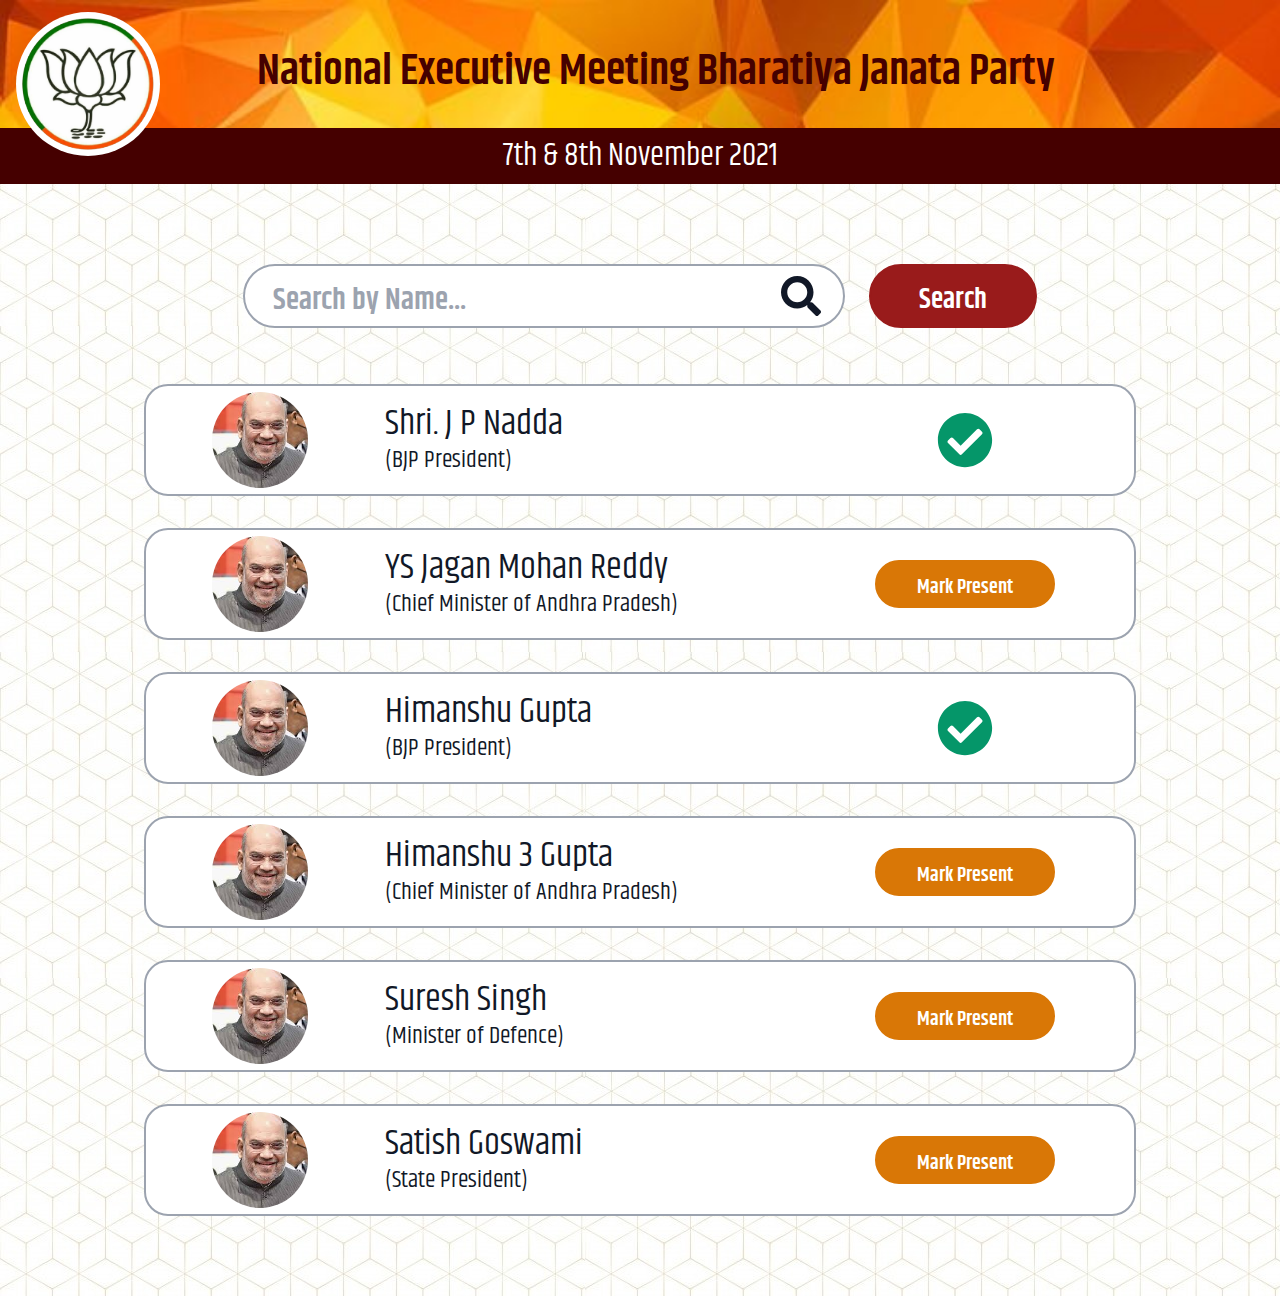
<file: index.html>
<!DOCTYPE html>
<html lang="en">
<head>
    <meta charset="UTF-8">
    <meta name="author" content="Sachin Giri">
    <meta name="viewport" content="width=device-width, initial-scale=1.0">
    <title>Document</title>
    <link rel="stylesheet" href="./assets/css/tailwind.prod.css">
    <style>
        @font-face {
            font-family: "Khand";
            src: local("Khand"),
            url(./assets/font/Khand-Regular/khand/Khand-Regular.ttf) format("ttf");
        }
        select {
            -webkit-appearance: none;
            -moz-appearance: none;
            text-indent: 1px;
            text-overflow: '';
        }
        body{
            font-family: 'Khand', Arial, Helvetica, sans-serif; background-image: url('./assets/img/bg.jpg'); background-repeat:repeat;
        }
        header{
            background-image: url('./assets/img/header_bg4.jpg'); background-size: cover; background-position: top; background-repeat: no-repeat;
        }
        .id-card{
            background-image: url('./assets/img/header_bg4.jpg'); background-size: cover; background-position: top; background-repeat: no-repeat;
        }
        .id-card-body{
            background-image: url('./assets/img/bg.jpg'); background-repeat:repeat;
        }
    </style>
</head>
<body class="flex flex-col min-h-screen text-gray-900 bg-opacity-50">

    <header style="background-color: #ED6009; color: #450000">
        <div class="meeting-heading w-full h-full">
            <div class="container mx-auto px-4 flex flex-col xs:flex-row justify-center space-x-1 sm:space-x-8 items-center lg:block lg:relative text-center text-base my-4 font-bold">

                <div class="brand-image relative lg:absolute h-full flex flex-row items-center">
                    <img src="./assets/img/logo1.png" alt="BJP logo" class="h-24 sm:h-28 md:h-36 lg:mt-10 2xl:h-40 2xl:mt-16 xl: bg-white rounded-full p-1.5">
                </div>

                <h1 class="brand-name text-2.5xl sm:text-4.5xl 2xl:text-6xl pt-3 xs:pt-8 pb-4 font-semibold flex flex-col lg:flex-row items-center lg:justify-center" >
                    <!-- National Executive Meeting Bharatiya Janata Party -->
                    <span class="min-w-max sm:min-w-0 lg:pl-28 lg:mr-1.5 xl:pl-0 xl:mr-2">
                        National Executive Meeting
                    </span>
                    <span class="">
                        Bharatiya Janata Party
                    </span>
                </h1>

            </div>
        </div>
        <div class="meeting-date w-full" style="background-color: #450000;">
            <div class="container mx-auto text-center text-2xl sm:text-3.5xl 2xl:text-4xl py-1 sm:py-2 2xl:py-3 text-white font-normal">
                7th & 8th November 2021
            </div>
        </div>
    </header>

    <main class="relative flex-grow py-12 xl:py-20">

        <div class="lg:max-w-screen-lg 2xl:max-w-screen-xl mx-auto px-2 sm:px-4">

            <form id="main-form" method="GET" class="state-search flex space-x-10 justify-center">
                <!-- <div class="state-select w-1/3">
                    <select name="state" id="state" class="w-full px-4 py-3 text-lg border-2 border-gray-400 hover:border-gray-800 transition-all duration-100 rounded-full bg-white outline-none cursor-pointer font-bold" >
                        <option value="">State</option>
                        <option value="dl">Delhi</option>
                        <option value="hr">Haryana</option>
                        <option value="up">Uttar Pradesh</option>
                        <option value="rj">Rajasthan</option>
                        <option value="gj">Gujarat</option>
                        <option value="mp">Madhya Pradesh</option>
                    </select>
                </div> -->
                <div class="search-name w-11/12 md:w-4/5 flex space-x-6">
                    <div class="input-group flex-grow relative">
                        <input type="text" name="name" id="name" placeholder="Search by Name..." class="w-full px-7 pt-2 md:pt-4 pb-1 md:pb-2 text-2xl md:text-3xl border-2 border-gray-400 hover:border-gray-800 transition-all duration-100 rounded-full bg-white outline-none cursor-pointer font-semibold" autocomplete="off">

                        <svg id="submit-main-form" class="absolute top-0 right-0 h-7 md:h-10 mt-2.5 md:mt-3 mr-6 cursor-pointer hover:text-yellow-600" aria-hidden="true" focusable="false" data-prefix="fas" data-icon="search" role="img" xmlns="http://www.w3.org/2000/svg" viewBox="0 0 512 512" ><path fill="currentColor" d="M505 442.7L405.3 343c-4.5-4.5-10.6-7-17-7H372c27.6-35.3 44-79.7 44-128C416 93.1 322.9 0 208 0S0 93.1 0 208s93.1 208 208 208c48.3 0 92.7-16.4 128-44v16.3c0 6.4 2.5 12.5 7 17l99.7 99.7c9.4 9.4 24.6 9.4 33.9 0l28.3-28.3c9.4-9.4 9.4-24.6.1-34zM208 336c-70.7 0-128-57.2-128-128 0-70.7 57.2-128 128-128 70.7 0 128 57.2 128 128 0 70.7-57.2 128-128 128z" class=""></path></svg>

                    </div>

                    <button type="submit" class="hidden lg:block px-12 pt-4 pb-2 text-2.5xl bg-red-800 hover:bg-red-900 text-white border-2 border-red-800 hover:border-red-900 transition-all duration-100 rounded-full outline-none cursor-pointer font-semibold hover:shadow-lg active:bg-red-700" >Search</button>
                </div>

            </form>

            <ul class="list-none mt-14 space-y-4 md:space-y-8">
                <li class="p-1.5 md:p-1.5 flex flex-row xl:flex-row items-center justify-between border-2 border-gray-400 hover:border-gray-800 bg-white rounded-3xl">
                    <div class="w-7/12 md:w-8/12 flex flex-col md:flex-row">
                        <div class="w-full md:w-1/3 flex justify-center">
                            <div class="h-24 w-24 2xl:h-28 2xl:w-28 rounded-full overflow-hidden">
                                <img src="./assets/img/sample.jpeg" alt="sample alt text" class="h-full object-cover">
                            </div>
                        </div>
                        <div class="flex-grow flex flex-col justify-center text-center md:text-left">
                            <div class="text-2.5xl md:text-4xl 2xl:text-4.5xl font-semibold md:font-normal pt-2 pl-0 md:pt-0 md:pl-4">Shri. J P Nadda</div>
                            <div class="text-xl md:text-2xl 2xl:text-3xl font-normal md:font-normal pt-2 pl-0 md:pt-0 md:pl-4">(BJP President)</div>

                        </div>
                    </div>
                    <div class="w-5/12 md:w-4/12 flex justify-center">
                        <svg class="mx-auto text-green-600 h-14 2xl:h-20 " aria-hidden="true" focusable="false" data-prefix="fas" data-icon="check-circle" role="img" xmlns="http://www.w3.org/2000/svg" viewBox="0 0 512 512"><path fill="currentColor" d="M504 256c0 136.967-111.033 248-248 248S8 392.967 8 256 119.033 8 256 8s248 111.033 248 248zM227.314 387.314l184-184c6.248-6.248 6.248-16.379 0-22.627l-22.627-22.627c-6.248-6.249-16.379-6.249-22.628 0L216 308.118l-70.059-70.059c-6.248-6.248-16.379-6.248-22.628 0l-22.627 22.627c-6.248 6.248-6.248 16.379 0 22.627l104 104c6.249 6.249 16.379 6.249 22.628.001z" class=""></path></svg>
                        <!-- <button class="mark-present-btn mx-auto px-4 pt-3 pb-1 md:px-10 text-xl 2xl:pt-5 2xl:pb-3 2xl:text-3xl bg-yellow-600 hover:bg-yellow-700 text-white border-2 border-yellow-600 hover:border-yellow-700 transition-all duration-100 rounded-full outline-none cursor-pointer font-semibold hover:shadow-lg active:bg-yellow-700">Mark Present</button> -->

                    </div>
                </li>
                <li class="p-1.5 md:p-1.5 flex flex-row items-center justify-between border-2 border-gray-400 hover:border-gray-800 bg-white rounded-3xl">
                    <div class="w-7/12 md:w-8/12 flex flex-col md:flex-row">
                        <div class="w-full md:w-1/3 flex justify-center">
                            <div class="h-24 w-24 2xl:h-28 2xl:w-28 rounded-full overflow-hidden">
                                <img src="./assets/img/sample.jpeg" alt="sample alt text" class="h-full object-cover">
                            </div>
                        </div>
                        <div class="flex-grow flex flex-col justify-center text-center md:text-left">
                            <div class="text-2.5xl md:text-4xl 2xl:text-4.5xl font-semibold md:font-normal pt-2 pl-0 md:pt-0 md:pl-4">YS Jagan Mohan Reddy</div>
                            <div class="text-xl md:text-2xl 2xl:text-3xl font-normal md:font-normal pt-2 pl-0 md:pt-0 md:pl-4">(Chief Minister of Andhra Pradesh)</div>
                        </div>
                    </div>
                    <div class="w-5/12 md:w-4/12 flex flex-col md:flex-row justify-center">
                        <!-- <svg class="mx-auto text-green-600 h-14 2xl:h-20 px-14" aria-hidden="true" focusable="false" data-prefix="fas" data-icon="check-circle" role="img" xmlns="http://www.w3.org/2000/svg" viewBox="0 0 512 512"><path fill="currentColor" d="M504 256c0 136.967-111.033 248-248 248S8 392.967 8 256 119.033 8 256 8s248 111.033 248 248zM227.314 387.314l184-184c6.248-6.248 6.248-16.379 0-22.627l-22.627-22.627c-6.248-6.249-16.379-6.249-22.628 0L216 308.118l-70.059-70.059c-6.248-6.248-16.379-6.248-22.628 0l-22.627 22.627c-6.248 6.248-6.248 16.379 0 22.627l104 104c6.249 6.249 16.379 6.249 22.628.001z" class=""></path></svg> -->
                        <button class="mark-present-btn mx-auto px-4 pt-3 pb-1 md:px-10 text-xl 2xl:pt-5 2xl:pb-3 2xl:text-3xl bg-yellow-600 hover:bg-yellow-700 text-white border-2 border-yellow-600 hover:border-yellow-700 transition-all duration-100 rounded-full outline-none cursor-pointer font-semibold hover:shadow-lg active:bg-yellow-700">Mark Present</button>

                    </div>
                </li>
                <li class="p-1.5 md:p-1.5 flex flex-row xl:flex-row items-center justify-between border-2 border-gray-400 hover:border-gray-800 bg-white rounded-3xl">
                    <div class="w-7/12 md:w-8/12 flex flex-col md:flex-row">
                        <div class="w-full md:w-1/3 flex justify-center">
                            <div class="h-24 w-24 2xl:h-28 2xl:w-28 rounded-full overflow-hidden">
                                <img src="./assets/img/sample.jpeg" alt="sample alt text" class="h-full object-cover">
                            </div>
                        </div>
                        <div class="flex-grow flex flex-col justify-center text-center md:text-left">
                            <div class="text-2.5xl md:text-4xl 2xl:text-4.5xl font-semibold md:font-normal pt-2 pl-0 md:pt-0 md:pl-4">Himanshu Gupta</div>
                            <div class="text-xl md:text-2xl 2xl:text-3xl font-normal md:font-normal pt-2 pl-0 md:pt-0 md:pl-4">(BJP President)</div>

                        </div>
                    </div>
                    <div class="w-5/12 md:w-4/12 flex justify-center">
                        <svg class="mx-auto text-green-600 h-14 2xl:h-20 " aria-hidden="true" focusable="false" data-prefix="fas" data-icon="check-circle" role="img" xmlns="http://www.w3.org/2000/svg" viewBox="0 0 512 512"><path fill="currentColor" d="M504 256c0 136.967-111.033 248-248 248S8 392.967 8 256 119.033 8 256 8s248 111.033 248 248zM227.314 387.314l184-184c6.248-6.248 6.248-16.379 0-22.627l-22.627-22.627c-6.248-6.249-16.379-6.249-22.628 0L216 308.118l-70.059-70.059c-6.248-6.248-16.379-6.248-22.628 0l-22.627 22.627c-6.248 6.248-6.248 16.379 0 22.627l104 104c6.249 6.249 16.379 6.249 22.628.001z" class=""></path></svg>
                        <!-- <button class="mark-present-btn mx-auto px-4 pt-3 pb-1 md:px-10 text-xl 2xl:pt-5 2xl:pb-3 2xl:text-3xl bg-yellow-600 hover:bg-yellow-700 text-white border-2 border-yellow-600 hover:border-yellow-700 transition-all duration-100 rounded-full outline-none cursor-pointer font-semibold hover:shadow-lg active:bg-yellow-700">Mark Present</button> -->

                    </div>
                </li>
                <li class="p-1.5 md:p-1.5 flex flex-row items-center justify-between border-2 border-gray-400 hover:border-gray-800 bg-white rounded-3xl">
                    <div class="w-7/12 md:w-8/12 flex flex-col md:flex-row">
                        <div class="w-full md:w-1/3 flex justify-center">
                            <div class="h-24 w-24 2xl:h-28 2xl:w-28 rounded-full overflow-hidden">
                                <img src="./assets/img/sample.jpeg" alt="sample alt text" class="h-full object-cover">
                            </div>
                        </div>
                        <div class="flex-grow flex flex-col justify-center text-center md:text-left">
                            <div class="text-2.5xl md:text-4xl 2xl:text-4.5xl font-semibold md:font-normal pt-2 pl-0 md:pt-0 md:pl-4">Himanshu 3 Gupta</div>
                            <div class="text-xl md:text-2xl 2xl:text-3xl font-normal md:font-normal pt-2 pl-0 md:pt-0 md:pl-4">(Chief Minister of Andhra Pradesh)</div>
                        </div>
                    </div>
                    <div class="w-5/12 md:w-4/12 flex flex-col md:flex-row justify-center">
                        <!-- <svg class="mx-auto text-green-600 h-14 2xl:h-20 px-14" aria-hidden="true" focusable="false" data-prefix="fas" data-icon="check-circle" role="img" xmlns="http://www.w3.org/2000/svg" viewBox="0 0 512 512"><path fill="currentColor" d="M504 256c0 136.967-111.033 248-248 248S8 392.967 8 256 119.033 8 256 8s248 111.033 248 248zM227.314 387.314l184-184c6.248-6.248 6.248-16.379 0-22.627l-22.627-22.627c-6.248-6.249-16.379-6.249-22.628 0L216 308.118l-70.059-70.059c-6.248-6.248-16.379-6.248-22.628 0l-22.627 22.627c-6.248 6.248-6.248 16.379 0 22.627l104 104c6.249 6.249 16.379 6.249 22.628.001z" class=""></path></svg> -->
                        <button class="mark-present-btn mx-auto px-4 pt-3 pb-1 md:px-10 text-xl 2xl:pt-5 2xl:pb-3 2xl:text-3xl bg-yellow-600 hover:bg-yellow-700 text-white border-2 border-yellow-600 hover:border-yellow-700 transition-all duration-100 rounded-full outline-none cursor-pointer font-semibold hover:shadow-lg active:bg-yellow-700">Mark Present</button>

                    </div>
                </li>
                <li class="p-1.5 md:p-1.5 flex flex-row items-center justify-between border-2 border-gray-400 hover:border-gray-800 bg-white rounded-3xl">
                    <div class="w-7/12 md:w-8/12 flex flex-col md:flex-row">
                        <div class="w-full md:w-1/3 flex justify-center">
                            <div class="h-24 w-24 2xl:h-28 2xl:w-28 rounded-full overflow-hidden">
                                <img src="./assets/img/sample.jpeg" alt="sample alt text" class="h-full object-cover">
                            </div>
                        </div>
                        <div class="flex-grow flex flex-col justify-center text-center md:text-left">
                            <div class="text-2.5xl md:text-4xl 2xl:text-4.5xl font-semibold md:font-normal pt-2 pl-0 md:pt-0 md:pl-4">Suresh Singh</div>
                            <div class="text-xl md:text-2xl 2xl:text-3xl font-normal md:font-normal pt-2 pl-0 md:pt-0 md:pl-4">(Minister of Defence)</div>
                        </div>
                    </div>
                    <div class="w-5/12 md:w-4/12 flex flex-col md:flex-row justify-center">
                        <!-- <svg class="mx-auto text-green-600 h-14 2xl:h-20 px-14" aria-hidden="true" focusable="false" data-prefix="fas" data-icon="check-circle" role="img" xmlns="http://www.w3.org/2000/svg" viewBox="0 0 512 512"><path fill="currentColor" d="M504 256c0 136.967-111.033 248-248 248S8 392.967 8 256 119.033 8 256 8s248 111.033 248 248zM227.314 387.314l184-184c6.248-6.248 6.248-16.379 0-22.627l-22.627-22.627c-6.248-6.249-16.379-6.249-22.628 0L216 308.118l-70.059-70.059c-6.248-6.248-16.379-6.248-22.628 0l-22.627 22.627c-6.248 6.248-6.248 16.379 0 22.627l104 104c6.249 6.249 16.379 6.249 22.628.001z" class=""></path></svg> -->
                        <button class="mark-present-btn mx-auto px-4 pt-3 pb-1 md:px-10 text-xl 2xl:pt-5 2xl:pb-3 2xl:text-3xl bg-yellow-600 hover:bg-yellow-700 text-white border-2 border-yellow-600 hover:border-yellow-700 transition-all duration-100 rounded-full outline-none cursor-pointer font-semibold hover:shadow-lg active:bg-yellow-700">Mark Present</button>

                    </div>
                </li>
                <li class="p-1.5 md:p-1.5 flex flex-row items-center justify-between border-2 border-gray-400 hover:border-gray-800 bg-white rounded-3xl">
                    <div class="w-7/12 md:w-8/12 flex flex-col md:flex-row">
                        <div class="w-full md:w-1/3 flex justify-center">
                            <div class="h-24 w-24 2xl:h-28 2xl:w-28 rounded-full overflow-hidden">
                                <img src="./assets/img/sample.jpeg" alt="sample alt text" class="h-full object-cover">
                            </div>
                        </div>
                        <div class="flex-grow flex flex-col justify-center text-center md:text-left">
                            <div class="text-2.5xl md:text-4xl 2xl:text-4.5xl font-semibold md:font-normal pt-2 pl-0 md:pt-0 md:pl-4">Satish Goswami</div>
                            <div class="text-xl md:text-2xl 2xl:text-3xl font-normal md:font-normal pt-2 pl-0 md:pt-0 md:pl-4">(State President)</div>
                        </div>
                    </div>
                    <div class="w-5/12 md:w-4/12 flex flex-col md:flex-row justify-center">
                        <!-- <svg class="mx-auto text-green-600 h-14 2xl:h-20 px-14" aria-hidden="true" focusable="false" data-prefix="fas" data-icon="check-circle" role="img" xmlns="http://www.w3.org/2000/svg" viewBox="0 0 512 512"><path fill="currentColor" d="M504 256c0 136.967-111.033 248-248 248S8 392.967 8 256 119.033 8 256 8s248 111.033 248 248zM227.314 387.314l184-184c6.248-6.248 6.248-16.379 0-22.627l-22.627-22.627c-6.248-6.249-16.379-6.249-22.628 0L216 308.118l-70.059-70.059c-6.248-6.248-16.379-6.248-22.628 0l-22.627 22.627c-6.248 6.248-6.248 16.379 0 22.627l104 104c6.249 6.249 16.379 6.249 22.628.001z" class=""></path></svg> -->
                        <button class="mark-present-btn mx-auto px-4 pt-3 pb-1 md:px-10 text-xl 2xl:pt-5 2xl:pb-3 2xl:text-3xl bg-yellow-600 hover:bg-yellow-700 text-white border-2 border-yellow-600 hover:border-yellow-700 transition-all duration-100 rounded-full outline-none cursor-pointer font-semibold hover:shadow-lg active:bg-yellow-700">Mark Present</button>

                    </div>
                </li>
            </ul>

        </div>
    </main>

    <script>

        // on mobile, since the search button is not visible, search query will be submitted by taping on the Lens Icon
        var form = document.getElementById("main-form");
        document.getElementById("submit-main-form").addEventListener("click", function () {
            form.submit();
        });

        //on markpresent click
        var markPresentButtons = document.querySelectorAll('.mark-present-btn');

        for (var i = 0; i < markPresentButtons.length; i++) {
            markPresentButtons[i].addEventListener('click', function() {
                window.location.href = './signature.html';
            });
        }

    </script>
</body>
</html>
</file>
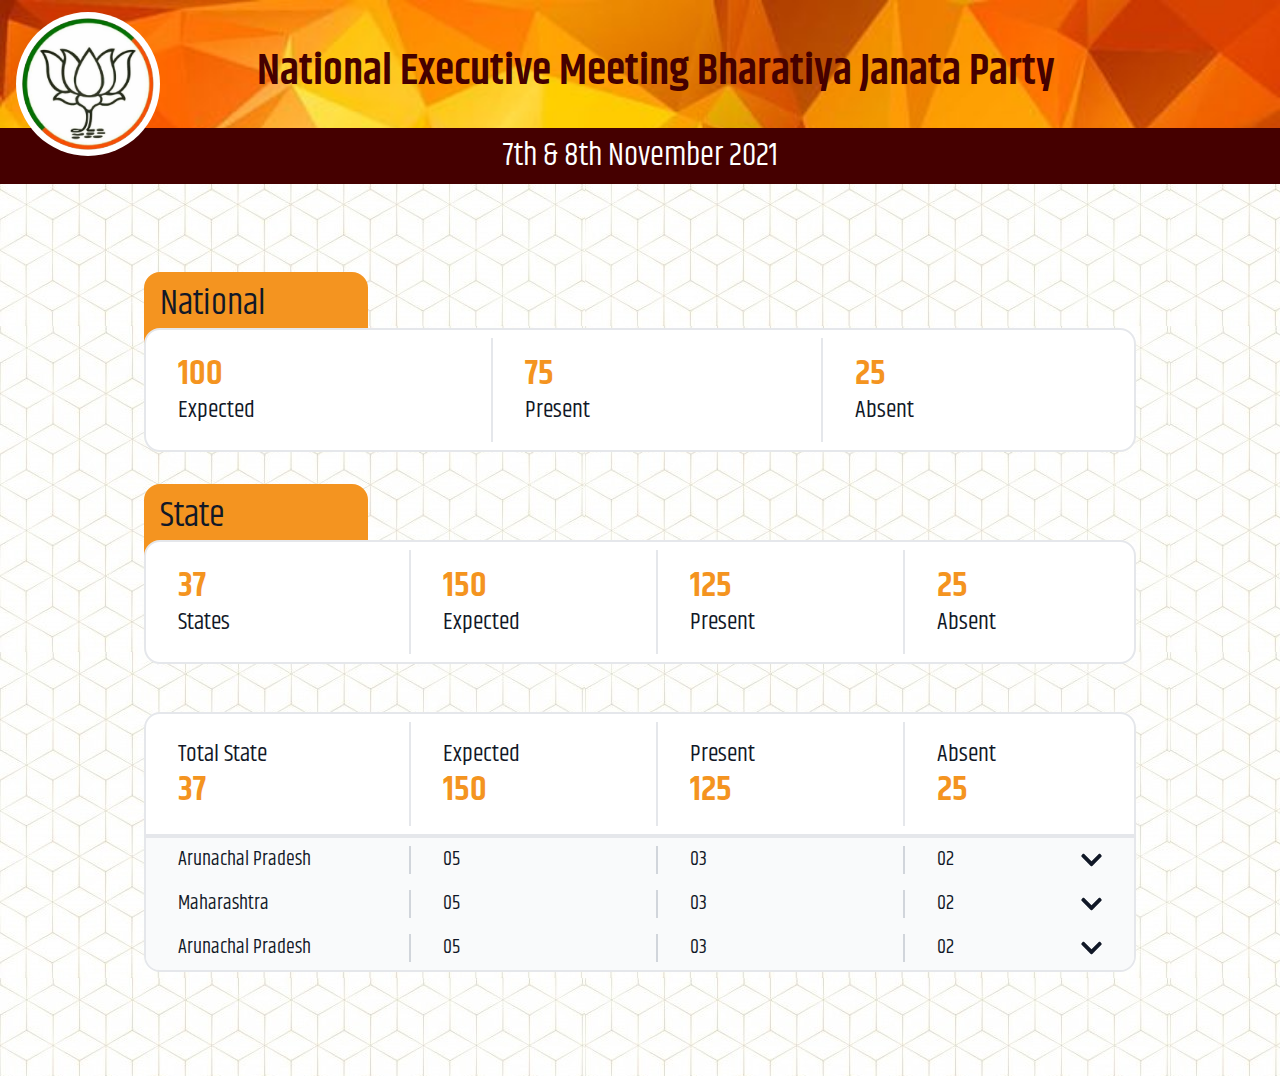
<file: dashboard.html>
<!DOCTYPE html>
<html lang="en">
<head>
    <meta charset="UTF-8">
    <meta name="author" content="Sachin Giri">
    <meta name="viewport" content="width=device-width, initial-scale=1.0">
    <title>Document</title>
    <link rel="stylesheet" href="./assets/css/tailwind.prod.css">
    <style>
        @font-face {
            font-family: "Khand";
            src: local("Khand"),
            url(./assets/font/Khand-Regular/khand/Khand-Regular.ttf) format("ttf");
        }
        select {
            -webkit-appearance: none;
            -moz-appearance: none;
            text-indent: 1px;
            text-overflow: '';
        }
        body{
            font-family: 'Khand', Arial, Helvetica, sans-serif; background-image: url('./assets/img/bg.jpg'); background-repeat:repeat;
        }
        header{
            background-image: url('./assets/img/header_bg4.jpg'); background-size: cover; background-position: top; background-repeat: no-repeat;
        }
    </style>
</head>
<body class="flex flex-col min-h-screen text-gray-900 bg-opacity-50" >

    <header style="background-color: #ED6009; color: #450000">
        <div class="meeting-heading w-full h-full">
            <div class="container mx-auto px-4 flex flex-col xs:flex-row justify-center space-x-1 sm:space-x-8 items-center lg:block lg:relative text-center text-base my-4 font-bold">

                <div class="brand-image relative lg:absolute h-full flex flex-row items-center">
                    <img src="./assets/img/logo1.png" alt="BJP logo" class="h-24 sm:h-28 md:h-36 lg:mt-10 2xl:h-40 2xl:mt-16 xl: bg-white rounded-full p-1.5">
                </div>

                <h1 class="brand-name text-2.5xl sm:text-4.5xl 2xl:text-6xl pt-3 xs:pt-8 pb-4 font-semibold flex flex-col lg:flex-row items-center lg:justify-center" >
                    <!-- National Executive Meeting Bharatiya Janata Party -->
                    <span class="min-w-max sm:min-w-0 lg:pl-28 lg:mr-1.5 xl:pl-0 xl:mr-2">
                        National Executive Meeting
                    </span>
                    <span class="">
                        Bharatiya Janata Party
                    </span>
                </h1>

            </div>
        </div>
        <div class="meeting-date w-full" style="background-color: #450000;">
            <div class="container mx-auto text-center text-2xl sm:text-3.5xl 2xl:text-4xl py-1 sm:py-2 2xl:py-3 text-white font-normal">
                7th & 8th November 2021
            </div>
        </div>
    </header>

    <main class="relative flex-grow py-12 xl:py-20">

        <div class="lg:max-w-screen-lg 2xl:max-w-screen-2xl mx-auto px-2 sm:px-4">

            <div class="national-stat-total py-6">
                <div class="relative rounded-2xl">
                  <div class="absolute -top-12 sm:-top-14 h-full w-56 rounded-t-2xl pr-36 p-4 pt-3" style="background-color: #F49420;">
                    <h1 class="text-3xl sm:text-4xl">National</h1>
                  </div>
                  <div class="relative mt-10 bg-white border-2 border-grey-500 rounded-2xl grid grid-cols-3 divide-x-2 divide-grey-500 py-2">
                    <div class="mx-4 p-4 pl-0 mr-0 pr-0 md:pl-4">
                      <div class="count font-semibold" style="color: #F49420;">
                          <h1 class="text-4xl">100</h1>
                      </div>
                      <div class="count-title font-normal">
                          <h3 class="text-2xl">Expected</h3>
                      </div>
                    </div>
                    <div class="mx-4 p-4 pl-4 md:pl-8">
                      <div class="count font-semibold" style="color: #F49420;">
                          <h1 class="text-4xl">75</h1>
                      </div>
                      <div class="count-title font-normal">
                          <h3 class="text-2xl">Present</h3>
                      </div>
                    </div>
                    <div class="mx-4 p-4 pl-4 md:pl-8">
                      <div class="count font-semibold" style="color: #F49420;">
                          <h1 class="text-4xl">25</h1>
                      </div>
                      <div class="count-title font-normal">
                          <h3 class="text-2xl">Absent</h3>
                      </div>
                    </div>
                  </div>
                </div>
            </div>
            <div class="state-stat-total py-6">
                <div class="relative rounded-2xl">
                  <div class="absolute -top-12 sm:-top-14 h-full w-56 rounded-t-2xl pr-36 p-4 pt-3" style="background-color: #F49420;">
                    <h1 class="text-3xl sm:text-4xl">State</h1>
                  </div>
                  <div class="relative mt-10 bg-white border-2 border-grey-500 rounded-2xl grid grid-cols-4 divide-x-2 divide-grey-500 py-3 md:py-2">
                    <div class="mx-4 p-4 pl-0 mr-0 pr-0 md:pl-4">
                        <div class="count font-semibold" style="color: #F49420;">
                            <h1 class="text-4xl">37</h1>
                        </div>
                        <div class="count-title font-normal">
                            <h3 class="text-2xl">States</h3>
                        </div>
                      </div>
                    <div class="mx-4 p-4 pl-1.5 sm:pl-4 md:pl-8">
                      <div class="count font-semibold" style="color: #F49420;">
                          <h1 class="text-4xl">150</h1>
                      </div>
                      <div class="count-title font-normal">
                          <h3 class="text-2xl">Expected</h3>
                      </div>
                    </div>
                    <div class="mx-4 p-4 pl-1.5 sm:pl-4 md:pl-8">
                      <div class="count font-semibold" style="color: #F49420;">
                          <h1 class="text-4xl">125</h1>
                      </div>
                      <div class="count-title font-normal">
                          <h3 class="text-2xl">Present</h3>
                      </div>
                    </div>
                    <div class="mx-4 p-4 pl-1.5 sm:pl-4 md:pl-8">
                        <div class="count font-semibold" style="color: #F49420;">
                            <h1 class="text-4xl">25</h1>
                        </div>
                        <div class="count-title font-normal">
                            <h3 class="text-2xl">Absent</h3>
                        </div>
                      </div>
                  </div>
                </div>
            </div>

            <div class="total-stat py-6">
                <div class="bg-white border-2 border-grey-500 z-10 rounded-t-2xl grid grid-cols-4 divide-x-2 divide-grey-500 py-3 md:py-2">
                    <div class="mx-4 p-4 pl-0 mr-0 pr-0 md:pl-4">
                        <div class="count-title font-normal">
                            <h3 class="text-2xl">Total State</h3>
                        </div>
                        <div class="count font-semibold" style="color: #F49420;">
                            <h1 class="text-4xl">37</h1>
                        </div>
                    </div>
                    <div class="mx-4 p-4 pl-1.5 sm:pl-4 md:pl-8">
                        <div class="count-title font-normal">
                            <h3 class="text-2xl">Expected</h3>
                        </div>
                      <div class="count font-semibold" style="color: #F49420;">
                          <h1 class="text-4xl">150</h1>
                      </div>
                    </div>
                    <div class="mx-4 p-4 pl-1.5 sm:pl-4 md:pl-8">
                        <div class="count-title font-normal">
                            <h3 class="text-2xl">Present</h3>
                        </div>
                      <div class="count font-semibold" style="color: #F49420;">
                          <h1 class="text-4xl">125</h1>
                      </div>
                    </div>
                    <div class="mx-4 p-4 pl-1.5 sm:pl-4 md:pl-8">
                        <div class="count-title font-normal">
                            <h3 class="text-2xl">Absent</h3>
                        </div>
                        <div class="count font-semibold" style="color: #F49420;">
                            <h1 class="text-4xl">25</h1>
                        </div>
                    </div>
                </div>

                <!-- Accordian Starts - State Wise Stat -->
                <div class="state-wise-stat bg-white border-2 border-grey-500 rounded-b-2xl overflow-hidden">
                    <ul class="stat-accordian bg-gray-50">
                        <li class="state">
                            <div class="state-stat grid grid-cols-4 divide-x-2 divide-gray-300 py-2 text-xl">
                                <div class="state-name mx-1 sm:mx-4 pl-0 mr-0 pr-0 md:pl-4">Arunachal Pradesh</div>
                                <div class="state-expected mx-4 pl-4 md:pl-8 flex items-center">05</div>
                                <div class="state-present mx-4 pl-4 md:pl-8 flex items-center">03</div>
                                <div class="state-absent mx-4 mr-0 px-4 md:px-8 relative flex items-center justify-between">
                                    02
                                    <div class="state-detail-expand-trigger cursor-pointer hover:text-yellow-600 transition-all duration-100 transform rotate-0">
                                        <svg class="h-4 xs:h-6 md:h-8 svg-inline--fa fa-chevron-down fa-w-14 fa-7x" aria-hidden="true" focusable="false" data-prefix="fas" data-icon="chevron-down" role="img" xmlns="http://www.w3.org/2000/svg" viewBox="0 0 448 512"><path fill="currentColor" d="M207.029 381.476L12.686 187.132c-9.373-9.373-9.373-24.569 0-33.941l22.667-22.667c9.357-9.357 24.522-9.375 33.901-.04L224 284.505l154.745-154.021c9.379-9.335 24.544-9.317 33.901.04l22.667 22.667c9.373 9.373 9.373 24.569 0 33.941L240.971 381.476c-9.373 9.372-24.569 9.372-33.942 0z" class=""></path></svg>
                                    </div>
                                </div>
                            </div>
                            <table class="state-detail hidden bg-white w-full text-base md:text-xl">
                                <tbody>
                                    <tr class="border-1 border-gray-300 w-full">
                                        <td class="profile-photo border-t-2 border-b-2 border-gray-100 py-2 w-2/12">
                                            <div class="w-full flex justify-center">
                                                <div class="id-profile-image relative h-14 w-14 flex flex-row items-center rounded-full overflow-hidden shadow-md">
                                                    <img src="./assets/img/sample.jpeg" alt="Profile Photo" class="h-full w-full object-cover">
                                                </div>
                                            </div>
                                        </td>
                                        <td class="name border-t-2 border-b-2 border-gray-100 py-2 w-3/12 font-semibold">
                                            Shri. Nitin Gadkari
                                        </td>
                                        <td class="designation border-t-2 border-b-2 border-gray-100 py-2 w-5/12">
                                            Minister of Road Transport and Highways
                                        </td>
                                        <td class="attendance-status border-t-2 border-b-2 border-gray-100 py-2 w-2/12 h-full text-center">
                                            <div class="w-full flex justify-center">
                                                <div class="badge px-3 md:px-10 py-1 bg-green-500 rounded-full font-semibold text-white max-w-min">Present</div>
                                            </div>
                                        </td>
                                    </tr>
                                    <tr class="border-1 border-gray-300 w-full">
                                        <td class="profile-photo border-t-2 border-b-2 border-gray-100 py-2 w-2/12">
                                            <div class="w-full flex justify-center">
                                                <div class="id-profile-image relative h-14 w-14 flex flex-row items-center rounded-full overflow-hidden shadow-md">
                                                    <img src="./assets/img/sample.jpeg" alt="Profile Photo" class="h-full w-full object-cover">
                                                </div>
                                            </div>
                                        </td>
                                        <td class="name border-t-2 border-b-2 border-gray-100 py-2 w-3/12 font-semibold">
                                            Shri. Nitin Gadkari
                                        </td>
                                        <td class="designation border-t-2 border-b-2 border-gray-100 py-2 w-5/12">
                                            Minister of Road Transport and Highways
                                        </td>
                                        <td class="attendance-status border-t-2 border-b-2 border-gray-100 py-2 w-2/12 h-full text-center">
                                            <div class="w-full flex justify-center">
                                                <div class="badge px-3 md:px-10 py-1 bg-red-500 rounded-full font-semibold text-white max-w-min">Absent</div>
                                            </div>
                                        </td>
                                    </tr>
                                    <tr class="border-1 border-gray-300 w-full">
                                        <td class="profile-photo border-t-2 border-b-2 border-gray-100 py-2 w-2/12">
                                            <div class="w-full flex justify-center">
                                                <div class="id-profile-image relative h-14 w-14 flex flex-row items-center rounded-full overflow-hidden shadow-md">
                                                    <img src="./assets/img/sample.jpeg" alt="Profile Photo" class="h-full w-full object-cover">
                                                </div>
                                            </div>
                                        </td>
                                        <td class="name border-t-2 border-b-2 border-gray-100 py-2 w-3/12 font-semibold">
                                            Shri. Nitin Gadkari
                                        </td>
                                        <td class="designation border-t-2 border-b-2 border-gray-100 py-2 w-5/12">
                                            Minister of Road Transport and Highways
                                        </td>
                                        <td class="attendance-status border-t-2 border-b-2 border-gray-100 py-2 w-2/12 h-full text-center">
                                            <div class="w-full flex justify-center">
                                                <div class="badge px-3 md:px-10 py-1 bg-green-500 rounded-full font-semibold text-white max-w-min">Present</div>
                                            </div>
                                        </td>
                                    </tr>
                                </tbody>
                            </table>
                        </li>
                        <li class="state">
                            <div class="state-stat grid grid-cols-4 divide-x-2 divide-gray-300 py-2 text-xl">
                                <div class="state-name mx-1 sm:mx-4 pl-0 mr-0 pr-0 md:pl-4">Maharashtra</div>
                                <!-- <div class="state-name mx-1 pl-0 mr-0 pr-0 md:pl-4 break-words">Maharashtra</div> -->
                                <div class="state-expected mx-4 pl-4 md:pl-8 flex items-center">05</div>
                                <div class="state-present mx-4 pl-4 md:pl-8 flex items-center">03</div>
                                <div class="state-absent mx-4 mr-0 px-4 md:px-8 relative flex items-center justify-between">
                                    02
                                    <div class="state-detail-expand-trigger cursor-pointer hover:text-yellow-600 transition-all duration-100 transform rotate-0">
                                        <svg class="h-4 xs:h-6 md:h-8 svg-inline--fa fa-chevron-down fa-w-14 fa-7x" aria-hidden="true" focusable="false" data-prefix="fas" data-icon="chevron-down" role="img" xmlns="http://www.w3.org/2000/svg" viewBox="0 0 448 512"><path fill="currentColor" d="M207.029 381.476L12.686 187.132c-9.373-9.373-9.373-24.569 0-33.941l22.667-22.667c9.357-9.357 24.522-9.375 33.901-.04L224 284.505l154.745-154.021c9.379-9.335 24.544-9.317 33.901.04l22.667 22.667c9.373 9.373 9.373 24.569 0 33.941L240.971 381.476c-9.373 9.372-24.569 9.372-33.942 0z" class=""></path></svg>
                                    </div>
                                </div>
                            </div>
                            <table class="state-detail hidden bg-white w-full text-base md:text-xl">
                                <tbody>
                                    <tr class="border-1 border-gray-300 w-full">
                                        <td class="profile-photo border-t-2 border-b-2 border-gray-100 py-2 w-2/12">
                                            <div class="w-full flex justify-center">
                                                <div class="id-profile-image relative h-14 w-14 flex flex-row items-center rounded-full overflow-hidden shadow-md">
                                                    <img src="./assets/img/sample.jpeg" alt="Profile Photo" class="h-full w-full object-cover">
                                                </div>
                                            </div>
                                        </td>
                                        <td class="name border-t-2 border-b-2 border-gray-100 py-2 w-3/12 font-semibold">
                                            Shri. Nitin Gadkari
                                        </td>
                                        <td class="designation border-t-2 border-b-2 border-gray-100 py-2 w-5/12">
                                            Minister of Road Transport and Highways
                                        </td>
                                        <td class="attendance-status border-t-2 border-b-2 border-gray-100 py-2 w-2/12 h-full text-center">
                                            <div class="w-full flex justify-center">
                                                <div class="badge px-3 md:px-10 py-1 bg-green-500 rounded-full font-semibold text-white max-w-min">Present</div>
                                            </div>
                                        </td>
                                    </tr>
                                    <tr class="border-1 border-gray-300 w-full">
                                        <td class="profile-photo border-t-2 border-b-2 border-gray-100 py-2 w-2/12">
                                            <div class="w-full flex justify-center">
                                                <div class="id-profile-image relative h-14 w-14 flex flex-row items-center rounded-full overflow-hidden shadow-md">
                                                    <img src="./assets/img/sample.jpeg" alt="Profile Photo" class="h-full w-full object-cover">
                                                </div>
                                            </div>
                                        </td>
                                        <td class="name border-t-2 border-b-2 border-gray-100 py-2 w-3/12 font-semibold">
                                            Shri. Nitin Gadkari
                                        </td>
                                        <td class="designation border-t-2 border-b-2 border-gray-100 py-2 w-5/12">
                                            Minister of Road Transport and Highways
                                        </td>
                                        <td class="attendance-status border-t-2 border-b-2 border-gray-100 py-2 w-2/12 h-full text-center">
                                            <div class="w-full flex justify-center">
                                                <div class="badge px-3 md:px-10 py-1 bg-red-500 rounded-full font-semibold text-white max-w-min">Absent</div>
                                            </div>
                                        </td>
                                    </tr>
                                    <tr class="border-1 border-gray-300 w-full">
                                        <td class="profile-photo border-t-2 border-b-2 border-gray-100 py-2 w-2/12">
                                            <div class="w-full flex justify-center">
                                                <div class="id-profile-image relative h-14 w-14 flex flex-row items-center rounded-full overflow-hidden shadow-md">
                                                    <img src="./assets/img/sample.jpeg" alt="Profile Photo" class="h-full w-full object-cover">
                                                </div>
                                            </div>
                                        </td>
                                        <td class="name border-t-2 border-b-2 border-gray-100 py-2 w-3/12 font-semibold">
                                            Shri. Nitin Gadkari
                                        </td>
                                        <td class="designation border-t-2 border-b-2 border-gray-100 py-2 w-5/12">
                                            Minister of Road Transport and Highways
                                        </td>
                                        <td class="attendance-status border-t-2 border-b-2 border-gray-100 py-2 w-2/12 h-full text-center">
                                            <div class="w-full flex justify-center">
                                                <div class="badge px-3 md:px-10 py-1 bg-green-500 rounded-full font-semibold text-white max-w-min">Present</div>
                                            </div>
                                        </td>
                                    </tr>
                                </tbody>
                            </table>
                        </li>
                        <li class="state">
                            <div class="state-stat grid grid-cols-4 divide-x-2 divide-gray-300 py-2 text-xl">
                                <div class="state-name mx-1 sm:mx-4 pl-0 mr-0 pr-0 md:pl-4">Arunachal Pradesh</div>
                                <div class="state-expected mx-4 pl-4 md:pl-8 flex items-center">05</div>
                                <div class="state-present mx-4 pl-4 md:pl-8 flex items-center">03</div>
                                <div class="state-absent mx-4 mr-0 px-4 md:px-8 relative flex items-center justify-between">
                                    02
                                    <div class="state-detail-expand-trigger cursor-pointer hover:text-yellow-600 transition-all duration-100 transform rotate-0">
                                        <svg class="h-4 xs:h-6 md:h-8 svg-inline--fa fa-chevron-down fa-w-14 fa-7x" aria-hidden="true" focusable="false" data-prefix="fas" data-icon="chevron-down" role="img" xmlns="http://www.w3.org/2000/svg" viewBox="0 0 448 512"><path fill="currentColor" d="M207.029 381.476L12.686 187.132c-9.373-9.373-9.373-24.569 0-33.941l22.667-22.667c9.357-9.357 24.522-9.375 33.901-.04L224 284.505l154.745-154.021c9.379-9.335 24.544-9.317 33.901.04l22.667 22.667c9.373 9.373 9.373 24.569 0 33.941L240.971 381.476c-9.373 9.372-24.569 9.372-33.942 0z" class=""></path></svg>
                                    </div>
                                </div>
                            </div>
                            <table class="state-detail hidden bg-white w-full text-base md:text-xl">
                                <tbody>
                                    <tr class="border-1 border-gray-300 w-full">
                                        <td class="profile-photo border-t-2 border-b-2 border-gray-100 py-2 w-2/12">
                                            <div class="w-full flex justify-center">
                                                <div class="id-profile-image relative h-14 w-14 flex flex-row items-center rounded-full overflow-hidden shadow-md">
                                                    <img src="./assets/img/sample.jpeg" alt="Profile Photo" class="h-full w-full object-cover">
                                                </div>
                                            </div>
                                        </td>
                                        <td class="name border-t-2 border-b-2 border-gray-100 py-2 w-3/12 font-semibold">
                                            Shri. Nitin Gadkari
                                        </td>
                                        <td class="designation border-t-2 border-b-2 border-gray-100 py-2 w-5/12">
                                            Minister of Road Transport and Highways
                                        </td>
                                        <td class="attendance-status border-t-2 border-b-2 border-gray-100 py-2 w-2/12 h-full text-center">
                                            <div class="w-full flex justify-center">
                                                <div class="badge px-3 md:px-10 py-1 bg-green-500 rounded-full font-semibold text-white max-w-min">Present</div>
                                            </div>
                                        </td>
                                    </tr>
                                    <tr class="border-1 border-gray-300 w-full">
                                        <td class="profile-photo border-t-2 border-b-2 border-gray-100 py-2 w-2/12">
                                            <div class="w-full flex justify-center">
                                                <div class="id-profile-image relative h-14 w-14 flex flex-row items-center rounded-full overflow-hidden shadow-md">
                                                    <img src="./assets/img/sample.jpeg" alt="Profile Photo" class="h-full w-full object-cover">
                                                </div>
                                            </div>
                                        </td>
                                        <td class="name border-t-2 border-b-2 border-gray-100 py-2 w-3/12 font-semibold">
                                            Shri. Nitin Gadkari
                                        </td>
                                        <td class="designation border-t-2 border-b-2 border-gray-100 py-2 w-5/12">
                                            Minister of Road Transport and Highways
                                        </td>
                                        <td class="attendance-status border-t-2 border-b-2 border-gray-100 py-2 w-2/12 h-full text-center">
                                            <div class="w-full flex justify-center">
                                                <div class="badge px-3 md:px-10 py-1 bg-red-500 rounded-full font-semibold text-white max-w-min">Absent</div>
                                            </div>
                                        </td>
                                    </tr>
                                    <tr class="border-1 border-gray-300 w-full">
                                        <td class="profile-photo border-t-2 border-b-2 border-gray-100 py-2 w-2/12">
                                            <div class="w-full flex justify-center">
                                                <div class="id-profile-image relative h-14 w-14 flex flex-row items-center rounded-full overflow-hidden shadow-md">
                                                    <img src="./assets/img/sample.jpeg" alt="Profile Photo" class="h-full w-full object-cover">
                                                </div>
                                            </div>
                                        </td>
                                        <td class="name border-t-2 border-b-2 border-gray-100 py-2 w-3/12 font-semibold">
                                            Shri. Nitin Gadkari
                                        </td>
                                        <td class="designation border-t-2 border-b-2 border-gray-100 py-2 w-5/12">
                                            Minister of Road Transport and Highways
                                        </td>
                                        <td class="attendance-status border-t-2 border-b-2 border-gray-100 py-2 w-2/12 h-full text-center">
                                            <div class="w-full flex justify-center">
                                                <div class="badge px-3 md:px-10 py-1 bg-green-500 rounded-full font-semibold text-white max-w-min">Present</div>
                                            </div>
                                        </td>
                                    </tr>
                                </tbody>
                            </table>
                        </li>
                    </ul>
                </div>
                <!-- Accordian Ends - State Wise Stat -->
            </div>

        </div>


    </main>

    <script>


        // Accordian funtionality
        var stateDetailExpandTriggers = document.querySelectorAll('.state-detail-expand-trigger');
        for (var i = 0; i < stateDetailExpandTriggers.length; i++) {
            stateDetailExpandTriggers[i].addEventListener('click', function() {
                let parent_li = this.parentElement.parentElement.parentElement
                let table = parent_li.children.length ? parent_li.children[1] : false // 2nd child (i.e. on index 1) is table

                if(table){
                    if(table.classList.contains("hidden")){
                        table.classList.remove("hidden")
                        // table.classList.replace("hidden", "block")
                    }else{
                        table.classList.add("hidden")
                        // table.classList.replace("block", "hidden")
                    }
                    if(this.classList.contains('rotate-0')){
                        this.classList.replace('rotate-0', 'rotate-180')
                        parent_li.classList.add("bg-gray-200")
                    }else{
                        this.classList.replace('rotate-180', 'rotate-0')
                        parent_li.classList.remove("bg-gray-200")
                    }
                }else{
                    // alert("No state specific details as of now!")
                }
            });
        }

    </script>
</body>
</html>
</file>
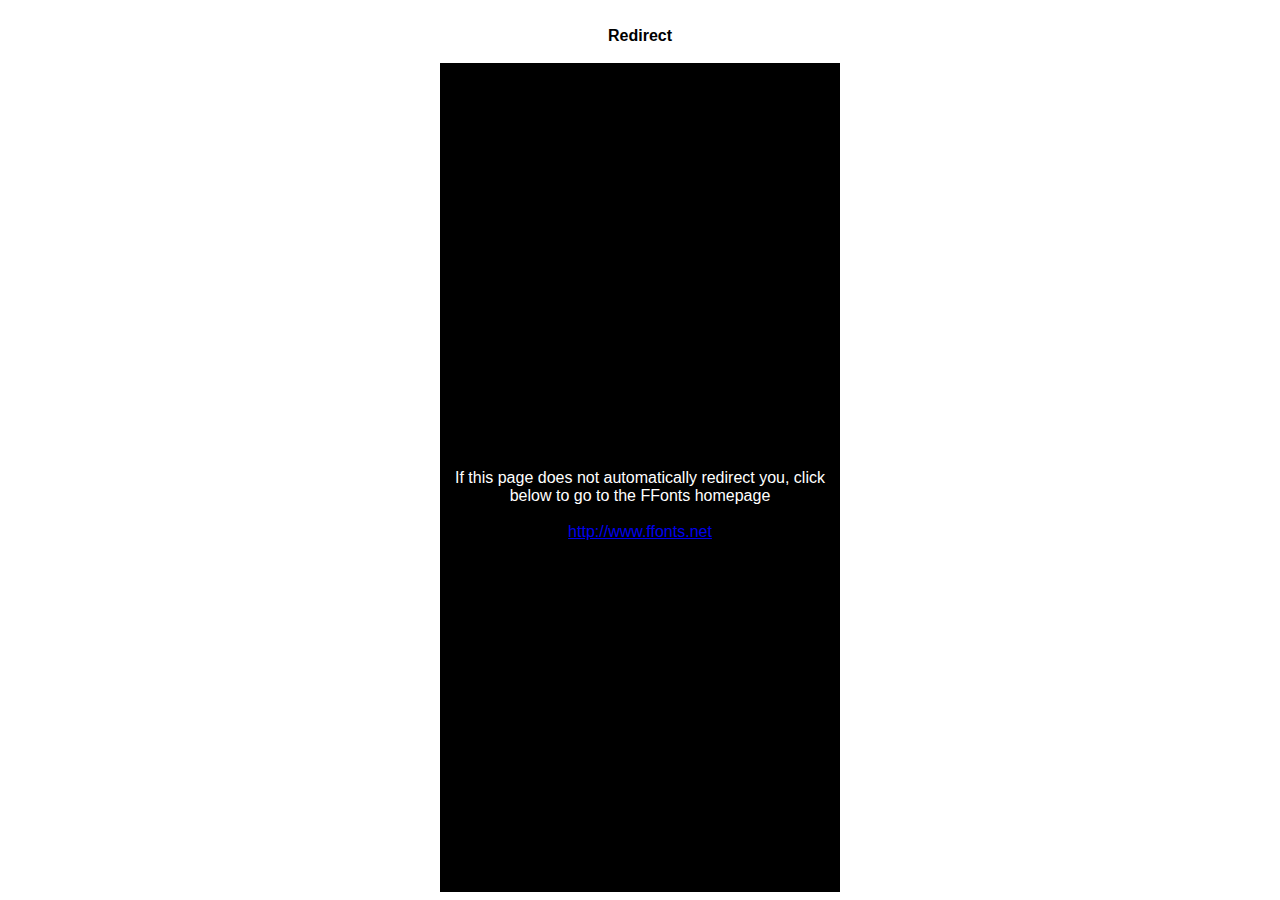
<file: assets/font/Khand-Regular/ffonts.net.htm>
<HTML>
<HEAD>
<TITLE>FFonts - Redirect</TITLE>
<meta http-equiv="refresh" content="1;url=http://www.ffonts.net">
<script language="javascript">
<!-- 
//location.replace("http://www.ffonts.net");
-->
</script>
</HEAD>

<BODY >
<CENTER>
<TABLE WIDTH="400" HEIGHT="100%" BORDER="0" CELLPADDING="0" CELLSPACING="0">
<TR><TD WIDTH="100%" HEIGHT="20" ALIGN="CENTER" VALIGN="LEFT" BGCOLOR="#FFFFFF"><FONT FACE="Arial, Sans Serif, Verdana" SIZE=3 COLOR="#000000"><B>Redirect</B></FONT></TD></TR>
<TR><TD WIDTH="100%" HEIGHT="300" ALIGN="CENTER" VALIGN="LEFT" BGCOLOR="#000000"><BR><BR><BR>
<FONT FACE="Arial, Sans Serif, Verdana" SIZE=3 COLOR="#FFFFFF">If this page does not automatically redirect you, click below to go to the FFonts homepage</FONT>
<BR><BR>
<FONT FACE="Arial, Sans Serif, Verdana" SIZE=3 COLOR="#FFFFFF"><A HREF="http://www.ffonts.net" TARGET="_top">http://www.ffonts.net</A>
</TD></TR>
</TD></TR>
</TABLE>
</CENTER>
</BODY>
</HTML>
</file>
